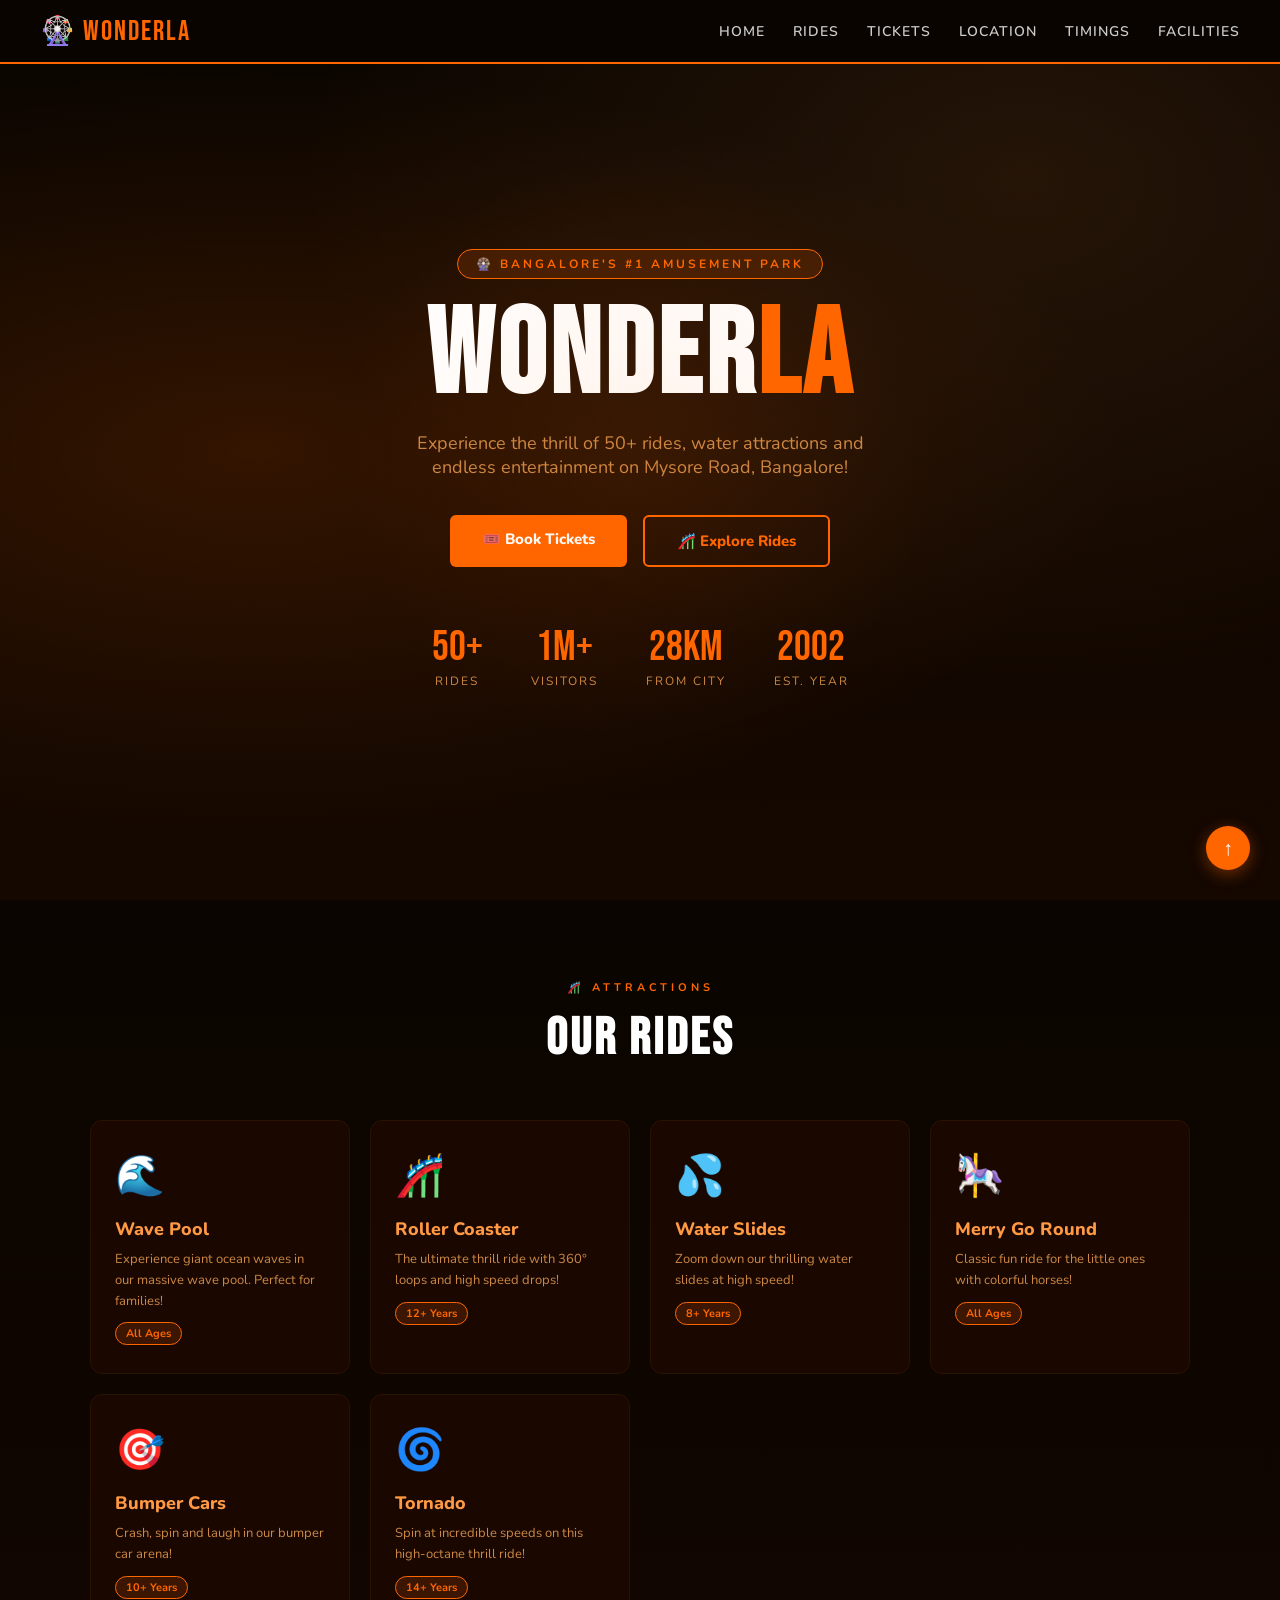
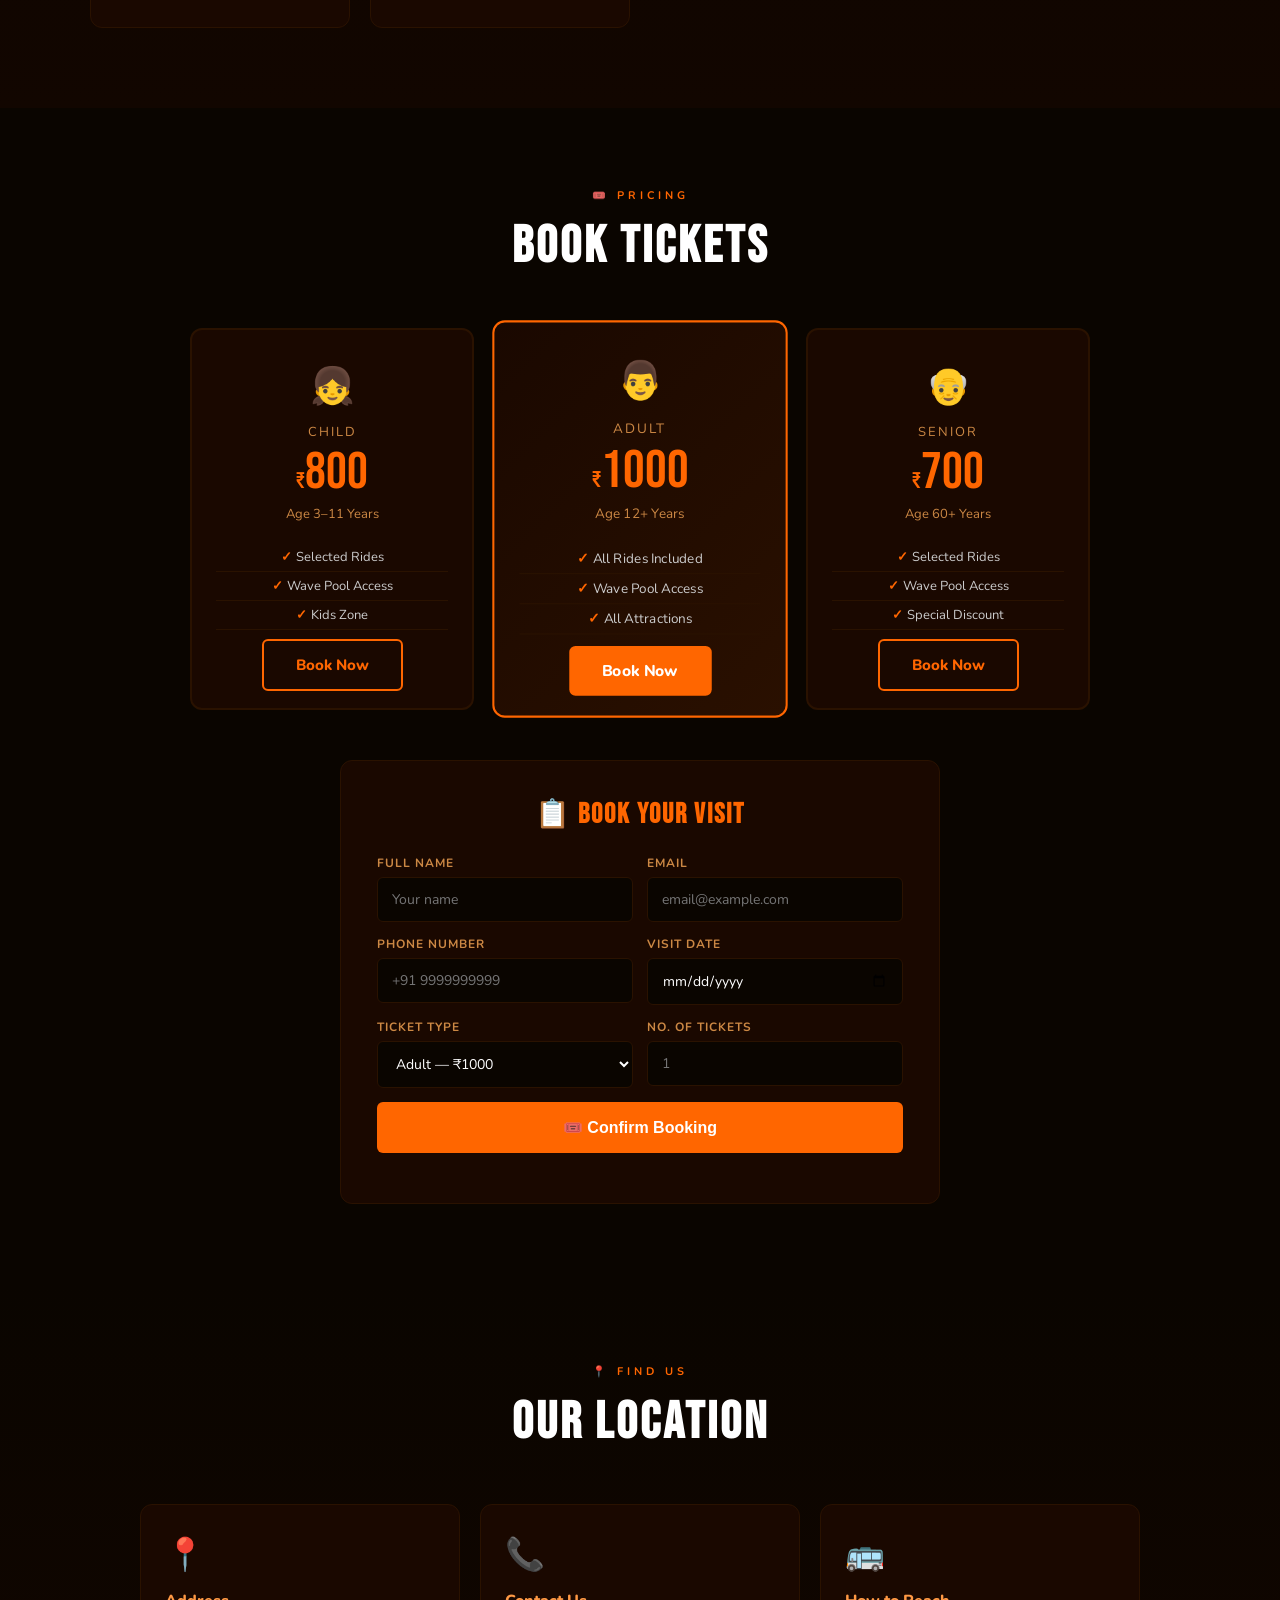
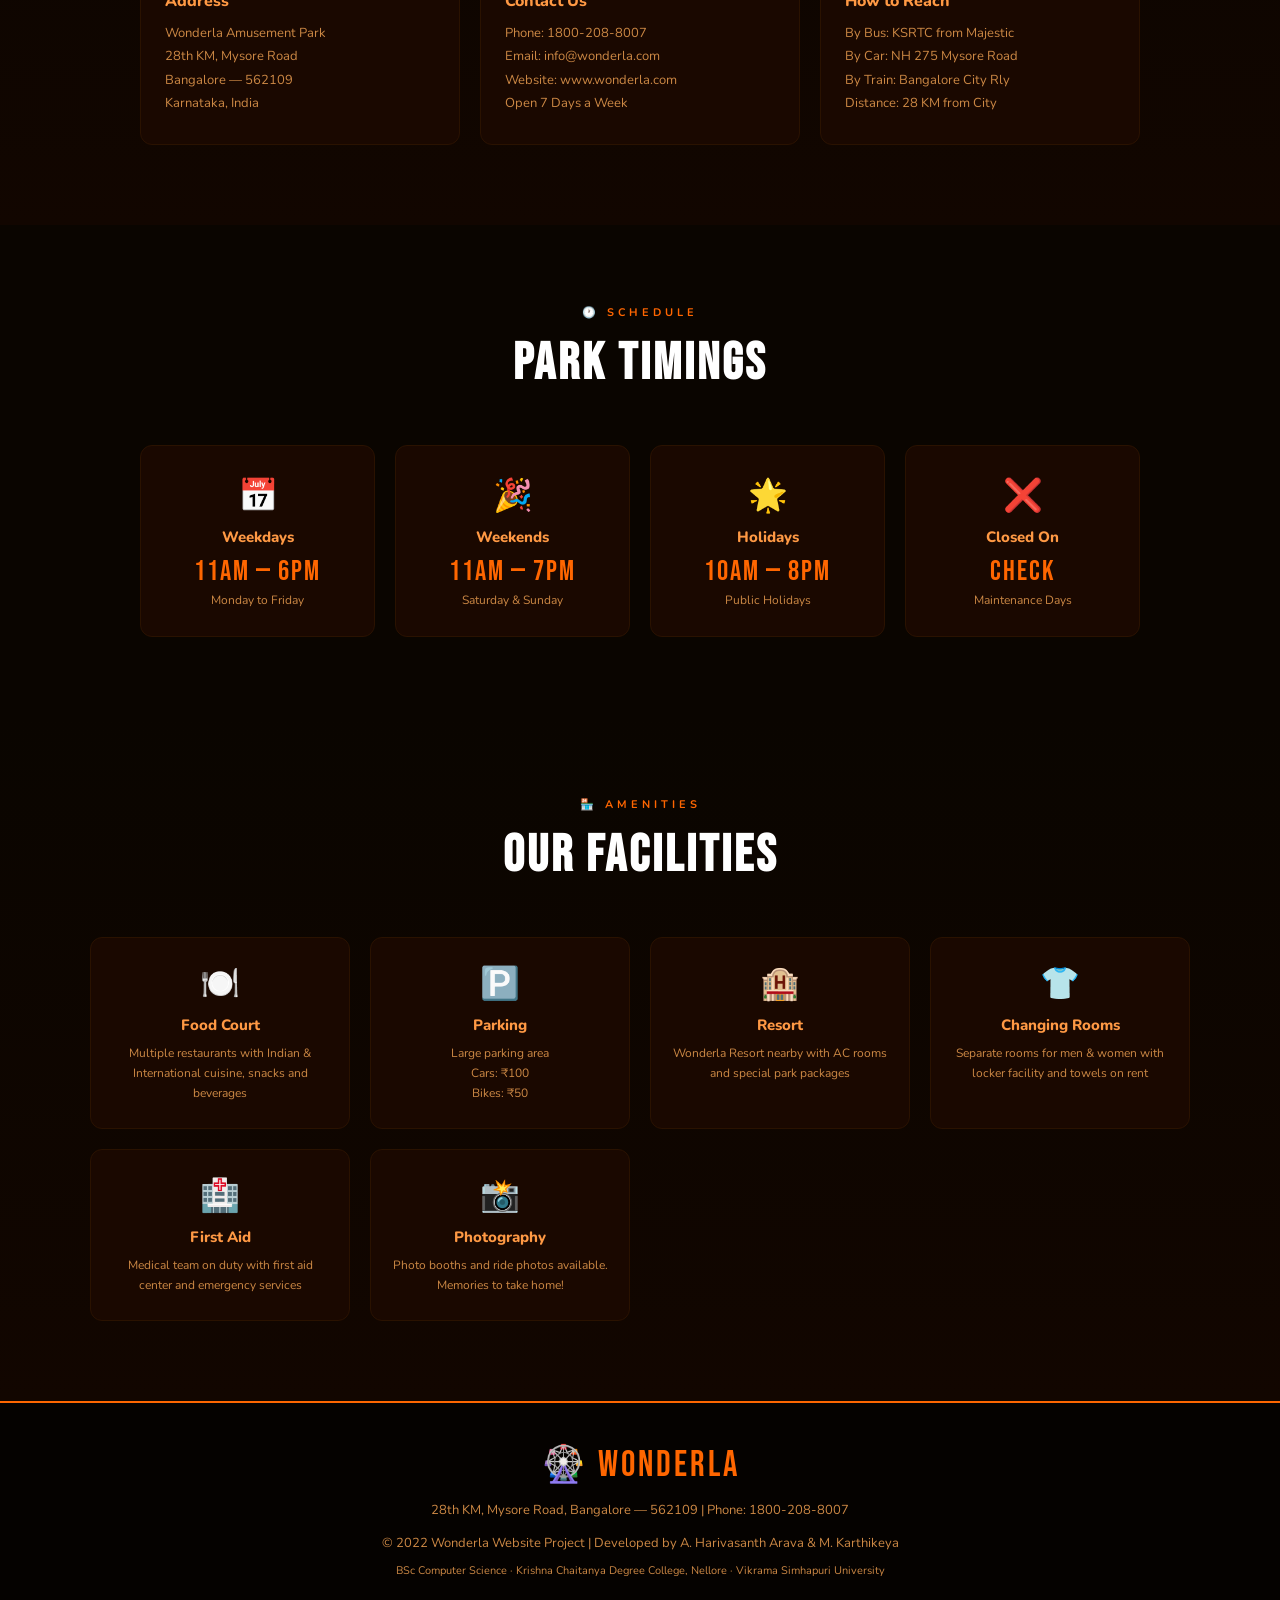
<file: index.html>
<!DOCTYPE html>
<html lang="en">
<head>
<meta charset="UTF-8">
<meta name="viewport" content="width=device-width, initial-scale=1.0">
<title>Wonderla — Bangalore's #1 Amusement Park</title>
<link href="https://fonts.googleapis.com/css2?family=Bebas+Neue&family=Nunito:wght@400;600;700;800&display=swap" rel="stylesheet">
<style>
  :root {
    --orange: #ff6600;
    --orange-dark: #cc4400;
    --orange-light: #ff9944;
    --bg: #0a0500;
    --card: #1a0800;
    --text: #ffffff;
    --muted: #cc8844;
  }

  * { margin: 0; padding: 0; box-sizing: border-box; scroll-behavior: smooth; }

  body {
    background: var(--bg);
    color: var(--text);
    font-family: 'Nunito', sans-serif;
    overflow-x: hidden;
  }

  nav {
    position: fixed;
    top: 0; left: 0; right: 0;
    z-index: 1000;
    background: rgba(10, 5, 0, 0.95);
    border-bottom: 2px solid var(--orange);
    display: flex;
    justify-content: space-between;
    align-items: center;
    padding: 14px 40px;
    backdrop-filter: blur(10px);
  }

  .nav-logo {
    font-family: 'Bebas Neue', cursive;
    font-size: 28px;
    color: var(--orange);
    letter-spacing: 2px;
  }

  .nav-links {
    display: flex;
    gap: 28px;
    list-style: none;
  }

  .nav-links a {
    color: #ccc;
    text-decoration: none;
    font-size: 14px;
    font-weight: 600;
    transition: color 0.3s;
    letter-spacing: 1px;
    text-transform: uppercase;
  }

  .nav-links a:hover { color: var(--orange); }

  .hero {
    min-height: 100vh;
    display: flex;
    flex-direction: column;
    justify-content: center;
    align-items: center;
    text-align: center;
    padding: 100px 20px 60px;
    background:
      radial-gradient(ellipse at 20% 50%, rgba(255,102,0,0.15) 0%, transparent 60%),
      radial-gradient(ellipse at 80% 20%, rgba(255,153,68,0.1) 0%, transparent 50%),
      linear-gradient(180deg, #0a0500 0%, #150800 100%);
    position: relative;
    overflow: hidden;
  }

  .hero::before {
    content: '';
    position: absolute;
    width: 600px; height: 600px;
    background: radial-gradient(circle, rgba(255,102,0,0.08), transparent 70%);
    top: 50%; left: 50%;
    transform: translate(-50%, -50%);
    animation: pulse 4s ease-in-out infinite;
  }

  @keyframes pulse {
    0%, 100% { transform: translate(-50%,-50%) scale(1); opacity:0.5; }
    50% { transform: translate(-50%,-50%) scale(1.2); opacity:1; }
  }

  .hero-badge {
    background: rgba(255,102,0,0.15);
    border: 1px solid var(--orange);
    color: var(--orange);
    padding: 6px 18px;
    border-radius: 20px;
    font-size: 12px;
    font-weight: 700;
    letter-spacing: 3px;
    text-transform: uppercase;
    margin-bottom: 24px;
  }

  .hero h1 {
    font-family: 'Bebas Neue', cursive;
    font-size: clamp(60px, 12vw, 120px);
    line-height: 0.9;
    color: #fff;
    letter-spacing: 4px;
  }

  .hero h1 span { color: var(--orange); }

  .hero p {
    font-size: 18px;
    color: var(--muted);
    margin: 20px 0 36px;
    max-width: 500px;
  }

  .hero-btns { display: flex; gap: 16px; }

  .btn-primary {
    background: var(--orange);
    color: #fff;
    padding: 14px 32px;
    border-radius: 6px;
    text-decoration: none;
    font-weight: 800;
    font-size: 15px;
    transition: all 0.3s;
    border: none;
    cursor: pointer;
  }

  .btn-primary:hover {
    background: var(--orange-dark);
    transform: translateY(-2px);
    box-shadow: 0 8px 24px rgba(255,102,0,0.4);
  }

  .btn-outline {
    background: transparent;
    color: var(--orange);
    padding: 14px 32px;
    border-radius: 6px;
    text-decoration: none;
    font-weight: 800;
    font-size: 15px;
    border: 2px solid var(--orange);
    transition: all 0.3s;
  }

  .btn-outline:hover {
    background: rgba(255,102,0,0.1);
    transform: translateY(-2px);
  }

  .hero-stats {
    display: flex;
    gap: 48px;
    margin-top: 60px;
  }

  .stat { text-align: center; }
  .stat .num {
    font-family: 'Bebas Neue', cursive;
    font-size: 42px;
    color: var(--orange);
    display: block;
    line-height: 1;
  }
  .stat .lbl {
    font-size: 12px;
    color: var(--muted);
    text-transform: uppercase;
    letter-spacing: 2px;
  }

  section { padding: 80px 40px; }

  .section-header { text-align: center; margin-bottom: 50px; }

  .section-tag {
    font-size: 11px;
    color: var(--orange);
    letter-spacing: 4px;
    text-transform: uppercase;
    font-weight: 700;
    display: block;
    margin-bottom: 12px;
  }

  .section-header h2 {
    font-family: 'Bebas Neue', cursive;
    font-size: 52px;
    color: #fff;
    letter-spacing: 3px;
  }

  #rides { background: linear-gradient(180deg, #0a0500, #120600); }

  .rides-grid {
    display: grid;
    grid-template-columns: repeat(auto-fit, minmax(260px, 1fr));
    gap: 20px;
    max-width: 1100px;
    margin: 0 auto;
  }

  .ride-card {
    background: var(--card);
    border: 1px solid #2a1200;
    border-radius: 12px;
    padding: 28px 24px;
    transition: all 0.3s;
    position: relative;
    overflow: hidden;
  }

  .ride-card::before {
    content: '';
    position: absolute;
    top: 0; left: 0; right: 0;
    height: 3px;
    background: var(--orange);
    transform: scaleX(0);
    transition: transform 0.3s;
  }

  .ride-card:hover::before { transform: scaleX(1); }

  .ride-card:hover {
    border-color: var(--orange);
    transform: translateY(-6px);
    box-shadow: 0 12px 40px rgba(255,102,0,0.2);
  }

  .ride-icon { font-size: 40px; margin-bottom: 14px; display: block; }
  .ride-card h3 { font-size: 18px; font-weight: 800; color: var(--orange-light); margin-bottom: 8px; }
  .ride-card p { font-size: 13px; color: var(--muted); line-height: 1.6; margin-bottom: 10px; }

  .ride-badge {
    display: inline-block;
    background: rgba(255,102,0,0.15);
    border: 1px solid var(--orange);
    color: var(--orange);
    padding: 3px 10px;
    border-radius: 12px;
    font-size: 11px;
    font-weight: 700;
  }

  #tickets { background: #0a0500; }

  .tickets-grid {
    display: grid;
    grid-template-columns: repeat(auto-fit, minmax(260px, 1fr));
    gap: 24px;
    max-width: 900px;
    margin: 0 auto 50px;
  }

  .ticket-card {
    background: var(--card);
    border: 2px solid #2a1200;
    border-radius: 12px;
    padding: 32px 24px;
    text-align: center;
    transition: all 0.3s;
  }

  .ticket-card.featured {
    border-color: var(--orange);
    background: linear-gradient(135deg, #1a0800, #2a1000);
    transform: scale(1.04);
  }

  .ticket-card:hover {
    border-color: var(--orange);
    transform: translateY(-4px) scale(1.02);
  }

  .ticket-icon { font-size: 36px; margin-bottom: 12px; }
  .ticket-type { font-size: 13px; color: var(--muted); text-transform: uppercase; letter-spacing: 2px; margin-bottom: 6px; }
  .ticket-price { font-family: 'Bebas Neue', cursive; font-size: 52px; color: var(--orange); line-height: 1; margin-bottom: 6px; }
  .ticket-price span { font-size: 22px; }
  .ticket-age { font-size: 13px; color: var(--muted); margin-bottom: 20px; }
  .ticket-features { list-style: none; margin-bottom: 24px; }
  .ticket-features li { font-size: 13px; color: #ccc; padding: 5px 0; border-bottom: 1px solid #2a1200; }
  .ticket-features li::before { content: '✓ '; color: var(--orange); font-weight: 700; }

  .booking-form {
    max-width: 600px;
    margin: 0 auto;
    background: var(--card);
    border: 1px solid #2a1200;
    border-radius: 12px;
    padding: 36px;
  }

  .booking-form h3 {
    font-family: 'Bebas Neue', cursive;
    font-size: 28px;
    color: var(--orange);
    margin-bottom: 24px;
    letter-spacing: 2px;
    text-align: center;
  }

  .form-grid { display: grid; grid-template-columns: 1fr 1fr; gap: 14px; margin-bottom: 14px; }
  .form-group { display: flex; flex-direction: column; gap: 6px; }
  .form-group label { font-size: 12px; color: var(--muted); text-transform: uppercase; letter-spacing: 1px; font-weight: 700; }

  .form-input {
    background: #0a0500;
    border: 1px solid #2a1200;
    border-radius: 6px;
    padding: 12px 14px;
    color: #fff;
    font-size: 14px;
    font-family: 'Nunito', sans-serif;
    outline: none;
    transition: border-color 0.3s;
    width: 100%;
  }

  .form-input:focus { border-color: var(--orange); }
  .form-full { grid-column: 1 / -1; }

  #location { background: linear-gradient(180deg, #0a0500, #120600); }

  .location-grid {
    display: grid;
    grid-template-columns: repeat(auto-fit, minmax(260px, 1fr));
    gap: 20px;
    max-width: 1000px;
    margin: 0 auto;
  }

  .location-card {
    background: var(--card);
    border: 1px solid #2a1200;
    border-radius: 12px;
    padding: 28px 24px;
    transition: all 0.3s;
  }

  .location-card:hover { border-color: var(--orange); transform: translateY(-4px); }
  .location-card .l-icon { font-size: 32px; margin-bottom: 14px; }
  .location-card h3 { font-size: 16px; font-weight: 800; color: var(--orange-light); margin-bottom: 10px; }
  .location-card p { font-size: 13px; color: var(--muted); line-height: 1.8; }

  #timings { background: #0a0500; }

  .timings-grid {
    display: grid;
    grid-template-columns: repeat(auto-fit, minmax(220px, 1fr));
    gap: 20px;
    max-width: 1000px;
    margin: 0 auto;
  }

  .timing-card {
    background: var(--card);
    border: 1px solid #2a1200;
    border-radius: 12px;
    padding: 28px 24px;
    text-align: center;
    transition: all 0.3s;
  }

  .timing-card:hover { border-color: var(--orange); transform: translateY(-4px); }
  .timing-card .t-icon { font-size: 32px; margin-bottom: 10px; }
  .timing-card h3 { font-size: 15px; font-weight: 800; color: var(--orange-light); margin-bottom: 8px; }
  .timing-card .time { font-family: 'Bebas Neue', cursive; font-size: 28px; color: var(--orange); letter-spacing: 2px; margin-bottom: 4px; }
  .timing-card p { font-size: 12px; color: var(--muted); }

  #facilities { background: linear-gradient(180deg, #0a0500, #120600); }

  .facilities-grid {
    display: grid;
    grid-template-columns: repeat(auto-fit, minmax(220px, 1fr));
    gap: 20px;
    max-width: 1100px;
    margin: 0 auto;
  }

  .facility-card {
    background: var(--card);
    border: 1px solid #2a1200;
    border-radius: 12px;
    padding: 24px 20px;
    text-align: center;
    transition: all 0.3s;
  }

  .facility-card:hover { border-color: var(--orange); transform: translateY(-4px); box-shadow: 0 8px 30px rgba(255,102,0,0.15); }
  .facility-card .f-icon { font-size: 32px; margin-bottom: 10px; }
  .facility-card h3 { font-size: 15px; font-weight: 800; color: var(--orange-light); margin-bottom: 8px; }
  .facility-card p { font-size: 12px; color: var(--muted); line-height: 1.7; }

  footer {
    background: #050200;
    border-top: 2px solid var(--orange);
    padding: 40px;
    text-align: center;
  }

  .footer-logo { font-family: 'Bebas Neue', cursive; font-size: 36px; color: var(--orange); letter-spacing: 3px; margin-bottom: 12px; }
  footer p { font-size: 13px; color: var(--muted); line-height: 1.8; }
  footer a { color: var(--orange); text-decoration: none; }

  .scroll-top {
    position: fixed;
    bottom: 30px; right: 30px;
    background: var(--orange);
    color: #fff;
    width: 44px; height: 44px;
    border-radius: 50%;
    display: flex;
    align-items: center;
    justify-content: center;
    font-size: 20px;
    cursor: pointer;
    text-decoration: none;
    transition: all 0.3s;
    box-shadow: 0 4px 16px rgba(255,102,0,0.4);
  }

  .scroll-top:hover { background: var(--orange-dark); transform: translateY(-3px); }

  .alert {
    display: none;
    background: rgba(255,102,0,0.15);
    border: 1px solid var(--orange);
    color: var(--orange-light);
    padding: 14px 20px;
    border-radius: 8px;
    margin-top: 14px;
    text-align: center;
    font-weight: 700;
  }
</style>
</head>
<body>

<nav>
  <div class="nav-logo">🎡 Wonderla</div>
  <ul class="nav-links">
    <li><a href="#home">Home</a></li>
    <li><a href="#rides">Rides</a></li>
    <li><a href="#tickets">Tickets</a></li>
    <li><a href="#location">Location</a></li>
    <li><a href="#timings">Timings</a></li>
    <li><a href="#facilities">Facilities</a></li>
  </ul>
</nav>

<section id="home" class="hero">
  <div class="hero-badge">🎡 Bangalore's #1 Amusement Park</div>
  <h1>WONDER<span>LA</span></h1>
  <p>Experience the thrill of 50+ rides, water attractions and endless entertainment on Mysore Road, Bangalore!</p>
  <div class="hero-btns">
    <a href="#tickets" class="btn-primary">🎟️ Book Tickets</a>
    <a href="#rides" class="btn-outline">🎢 Explore Rides</a>
  </div>
  <div class="hero-stats">
    <div class="stat"><span class="num">50+</span><span class="lbl">Rides</span></div>
    <div class="stat"><span class="num">1M+</span><span class="lbl">Visitors</span></div>
    <div class="stat"><span class="num">28KM</span><span class="lbl">From City</span></div>
    <div class="stat"><span class="num">2002</span><span class="lbl">Est. Year</span></div>
  </div>
</section>

<section id="rides">
  <div class="section-header">
    <span class="section-tag">🎢 Attractions</span>
    <h2>OUR RIDES</h2>
  </div>
  <div class="rides-grid">
    <div class="ride-card"><span class="ride-icon">🌊</span><h3>Wave Pool</h3><p>Experience giant ocean waves in our massive wave pool. Perfect for families!</p><span class="ride-badge">All Ages</span></div>
    <div class="ride-card"><span class="ride-icon">🎢</span><h3>Roller Coaster</h3><p>The ultimate thrill ride with 360° loops and high speed drops!</p><span class="ride-badge">12+ Years</span></div>
    <div class="ride-card"><span class="ride-icon">💦</span><h3>Water Slides</h3><p>Zoom down our thrilling water slides at high speed!</p><span class="ride-badge">8+ Years</span></div>
    <div class="ride-card"><span class="ride-icon">🎠</span><h3>Merry Go Round</h3><p>Classic fun ride for the little ones with colorful horses!</p><span class="ride-badge">All Ages</span></div>
    <div class="ride-card"><span class="ride-icon">🎯</span><h3>Bumper Cars</h3><p>Crash, spin and laugh in our bumper car arena!</p><span class="ride-badge">10+ Years</span></div>
    <div class="ride-card"><span class="ride-icon">🌀</span><h3>Tornado</h3><p>Spin at incredible speeds on this high-octane thrill ride!</p><span class="ride-badge">14+ Years</span></div>
  </div>
</section>

<section id="tickets">
  <div class="section-header">
    <span class="section-tag">🎟️ Pricing</span>
    <h2>BOOK TICKETS</h2>
  </div>
  <div class="tickets-grid">
    <div class="ticket-card">
      <div class="ticket-icon">👧</div>
      <div class="ticket-type">Child</div>
      <div class="ticket-price"><span>₹</span>800</div>
      <div class="ticket-age">Age 3–11 Years</div>
      <ul class="ticket-features"><li>Selected Rides</li><li>Wave Pool Access</li><li>Kids Zone</li></ul>
      <a href="#booking" class="btn-outline">Book Now</a>
    </div>
    <div class="ticket-card featured">
      <div class="ticket-icon">👨</div>
      <div class="ticket-type">Adult</div>
      <div class="ticket-price"><span>₹</span>1000</div>
      <div class="ticket-age">Age 12+ Years</div>
      <ul class="ticket-features"><li>All Rides Included</li><li>Wave Pool Access</li><li>All Attractions</li></ul>
      <a href="#booking" class="btn-primary">Book Now</a>
    </div>
    <div class="ticket-card">
      <div class="ticket-icon">👴</div>
      <div class="ticket-type">Senior</div>
      <div class="ticket-price"><span>₹</span>700</div>
      <div class="ticket-age">Age 60+ Years</div>
      <ul class="ticket-features"><li>Selected Rides</li><li>Wave Pool Access</li><li>Special Discount</li></ul>
      <a href="#booking" class="btn-outline">Book Now</a>
    </div>
  </div>
  <div class="booking-form" id="booking">
    <h3>📋 Book Your Visit</h3>
    <div class="form-grid">
      <div class="form-group"><label>Full Name</label><input type="text" class="form-input" placeholder="Your name"></div>
      <div class="form-group"><label>Email</label><input type="email" class="form-input" placeholder="email@example.com"></div>
      <div class="form-group"><label>Phone Number</label><input type="tel" class="form-input" placeholder="+91 9999999999"></div>
      <div class="form-group"><label>Visit Date</label><input type="date" class="form-input"></div>
      <div class="form-group"><label>Ticket Type</label><select class="form-input"><option>Adult — ₹1000</option><option>Child — ₹800</option><option>Senior — ₹700</option></select></div>
      <div class="form-group"><label>No. of Tickets</label><input type="number" class="form-input" placeholder="1" min="1"></div>
      <div class="form-group form-full">
        <button class="btn-primary" style="width:100%;padding:16px;font-size:16px" onclick="document.getElementById('booking-alert').style.display='block'">🎟️ Confirm Booking</button>
        <div class="alert" id="booking-alert">✅ Booking Confirmed! Tickets sent to your email.</div>
      </div>
    </div>
  </div>
</section>

<section id="location">
  <div class="section-header"><span class="section-tag">📍 Find Us</span><h2>OUR LOCATION</h2></div>
  <div class="location-grid">
    <div class="location-card"><div class="l-icon">📍</div><h3>Address</h3><p>Wonderla Amusement Park<br>28th KM, Mysore Road<br>Bangalore — 562109<br>Karnataka, India</p></div>
    <div class="location-card"><div class="l-icon">📞</div><h3>Contact Us</h3><p>Phone: 1800-208-8007<br>Email: info@wonderla.com<br>Website: www.wonderla.com<br>Open 7 Days a Week</p></div>
    <div class="location-card"><div class="l-icon">🚌</div><h3>How to Reach</h3><p>By Bus: KSRTC from Majestic<br>By Car: NH 275 Mysore Road<br>By Train: Bangalore City Rly<br>Distance: 28 KM from City</p></div>
  </div>
</section>

<section id="timings">
  <div class="section-header"><span class="section-tag">🕐 Schedule</span><h2>PARK TIMINGS</h2></div>
  <div class="timings-grid">
    <div class="timing-card"><div class="t-icon">📅</div><h3>Weekdays</h3><div class="time">11AM — 6PM</div><p>Monday to Friday</p></div>
    <div class="timing-card"><div class="t-icon">🎉</div><h3>Weekends</h3><div class="time">11AM — 7PM</div><p>Saturday & Sunday</p></div>
    <div class="timing-card"><div class="t-icon">🌟</div><h3>Holidays</h3><div class="time">10AM — 8PM</div><p>Public Holidays</p></div>
    <div class="timing-card"><div class="t-icon">❌</div><h3>Closed On</h3><div class="time">CHECK</div><p>Maintenance Days</p></div>
  </div>
</section>

<section id="facilities">
  <div class="section-header"><span class="section-tag">🏪 Amenities</span><h2>OUR FACILITIES</h2></div>
  <div class="facilities-grid">
    <div class="facility-card"><div class="f-icon">🍽️</div><h3>Food Court</h3><p>Multiple restaurants with Indian & International cuisine, snacks and beverages</p></div>
    <div class="facility-card"><div class="f-icon">🅿️</div><h3>Parking</h3><p>Large parking area<br>Cars: ₹100<br>Bikes: ₹50</p></div>
    <div class="facility-card"><div class="f-icon">🏨</div><h3>Resort</h3><p>Wonderla Resort nearby with AC rooms and special park packages</p></div>
    <div class="facility-card"><div class="f-icon">👕</div><h3>Changing Rooms</h3><p>Separate rooms for men & women with locker facility and towels on rent</p></div>
    <div class="facility-card"><div class="f-icon">🏥</div><h3>First Aid</h3><p>Medical team on duty with first aid center and emergency services</p></div>
    <div class="facility-card"><div class="f-icon">📸</div><h3>Photography</h3><p>Photo booths and ride photos available. Memories to take home!</p></div>
  </div>
</section>

<footer>
  <div class="footer-logo">🎡 WONDERLA</div>
  <p>28th KM, Mysore Road, Bangalore — 562109 | Phone: 1800-208-8007</p>
  <p style="margin-top:10px">© 2022 Wonderla Website Project | Developed by A. Harivasanth Arava & M. Karthikeya</p>
  <p style="margin-top:6px;font-size:11px">BSc Computer Science · Krishna Chaitanya Degree College, Nellore · Vikrama Simhapuri University</p>
</footer>

<a href="#home" class="scroll-top">↑</a>

</body>
</html>
</file>
